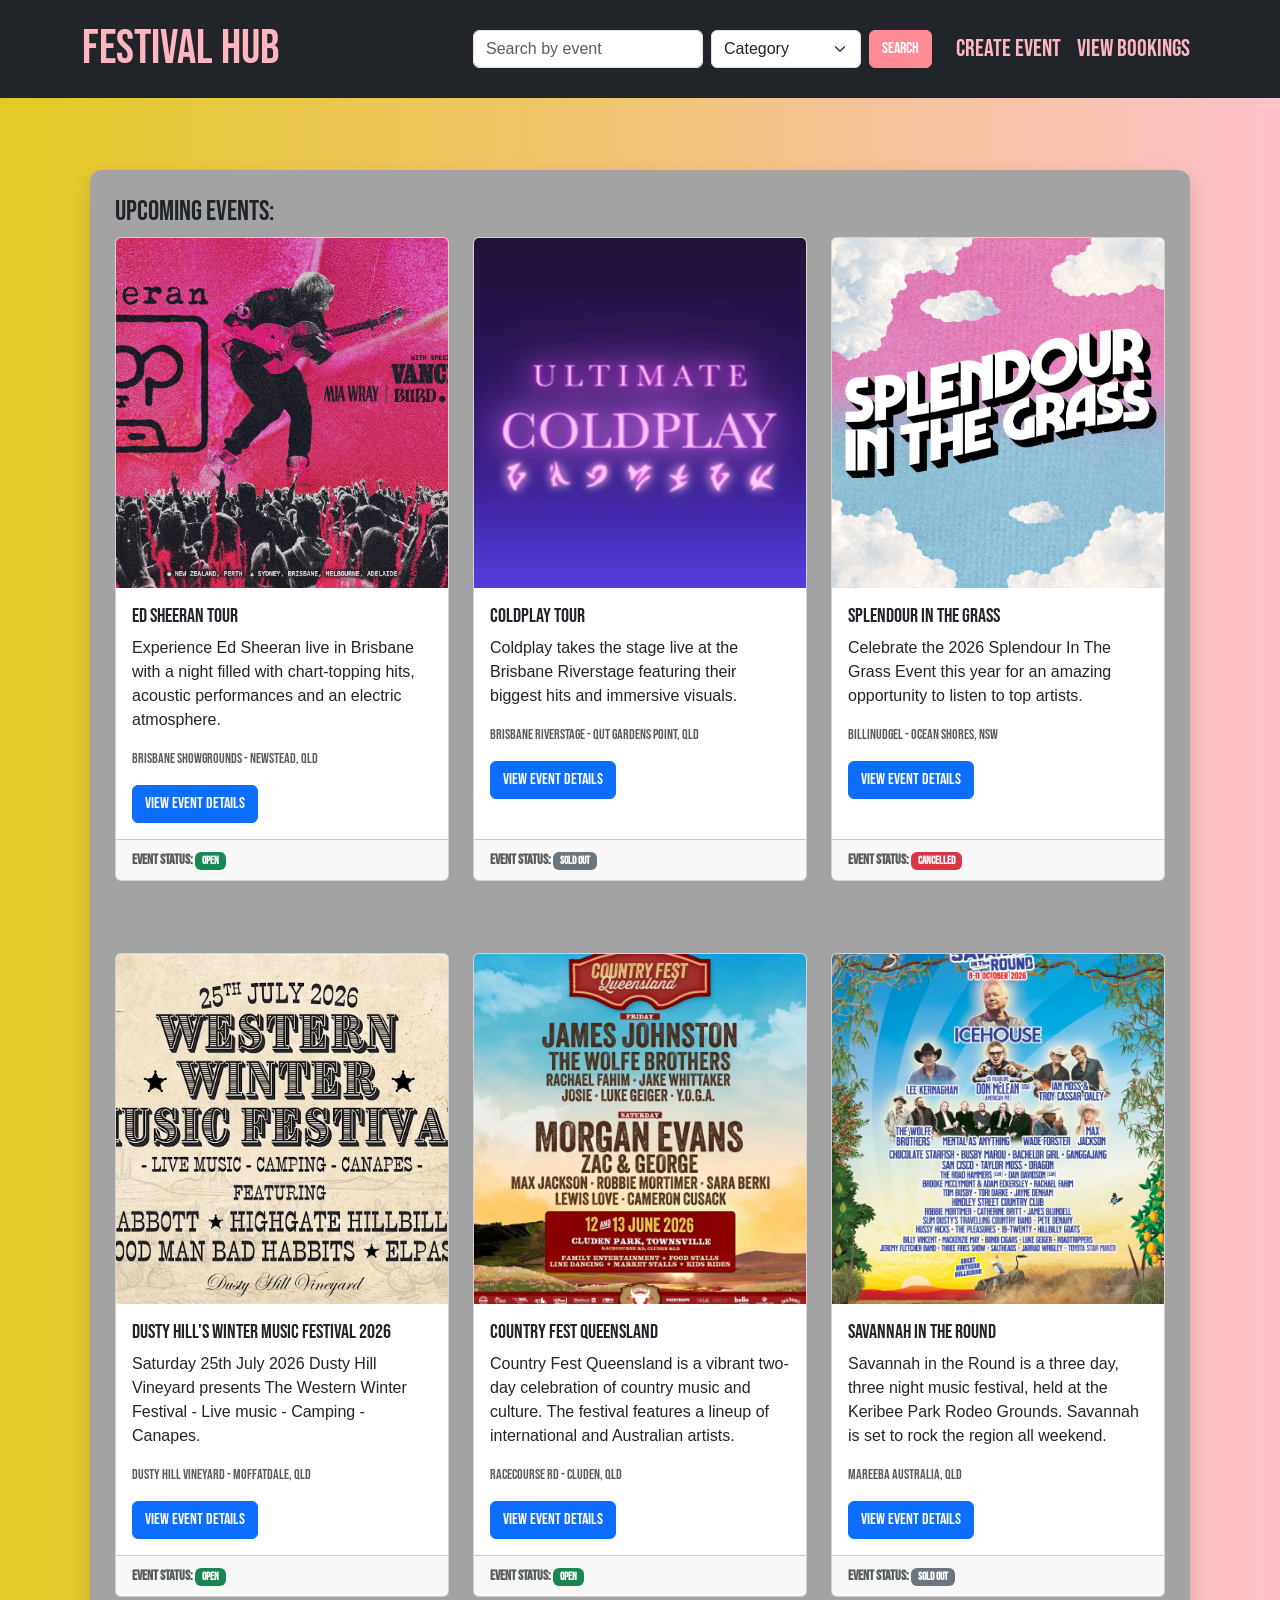
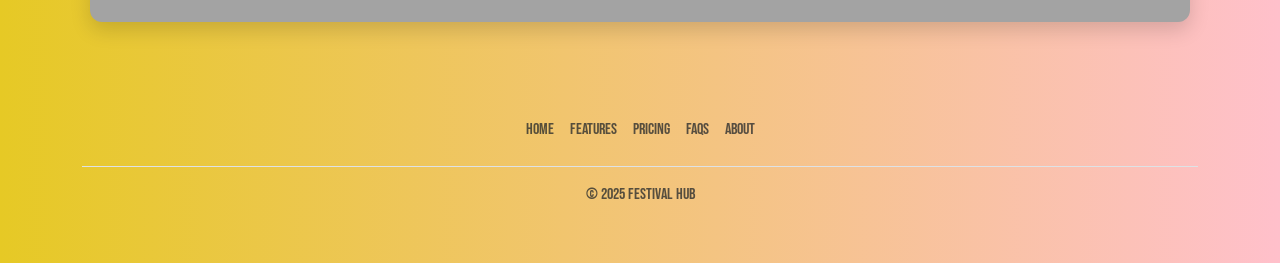
<file: Assignment 1 Front-End Prototype/static/index.html>
<!DOCTYPE html>
<html lang="en">
  <head>
    <meta charset="utf-8" />
    <meta name="viewport" content="width=device-width, initial-scale=1" />
    <title>Music Festival Hub</title>

    <link rel="preconnect" href="https://fonts.googleapis.com">
    <link rel="preconnect" href="https://fonts.gstatic.com" crossorigin>
    <link href="https://fonts.googleapis.com/css2?family=Bebas+Neue&display=swap" rel="stylesheet">

    <link
      href="https://cdn.jsdelivr.net/npm/bootstrap@5.3.8/dist/css/bootstrap.min.css"
      rel="stylesheet"
      integrity="sha384-sRIl4kxILFvY47J16cr9ZwB07vP4J8+LH7qKQnuqkuIAvNWLzeN8tE5YBujZqJLB"
      crossorigin="anonymous"
    />
    <link rel="stylesheet" href="style/style.css" />
  </head>

  <body>

    <!-- Navbar -->
    <header>
      <div class="mb-4">
        <nav class="navbar navbar-expand-lg navbar-dark custom-navbar bg-dark">
          <div class="container">
            <a class="navbar-brand custom-brand" href="index.html">Festival Hub</a>
            <div class="d-flex align-items-center ms-auto">
              <form class="d-flex gap-2 me-3">
                <input
                  type="text"
                  id="search"
                  class="form-control"
                  placeholder="Search by event"
                  style="width: 230px"
                />

                <select class="form-select" style="width: 150px">
                  <option selected>Category</option>
                  <option>Rock</option>
                  <option>EDM</option>
                  <option>Jazz</option>
                  <option>Pop</option>
                  <option>Country</option>
                </select>

                <button class="btn btn-outline-light custom-search-btn">Search</button>
              </form>
            </div>

            <ul class="navbar-nav">
              <li class="nav-item">
                <a class="nav-link" href="create-festival.html">Create Event</a>
              </li>
              <li class="nav-item">
                <a class="nav-link" href="view-bookings.html">View Bookings</a>
              </li>
            </ul>
          </div>
        </nav>
      </div>
    </header>

    <main>

      <!-- Container for the event cards -->
      <div class="container py-5">

        <div class="event-form">
          

          <h3>Upcoming events:</h3>

          <!-- Row 1 Festival Cards -->
          <div class="row justify-content-center row-cols-1 row-cols-md-3 g-4">

            <!-- Card 1 -->
            <div class="col">
              <div class="card h-100">
                <img src="img/edsheeran.jpg" class="card-img-top" />
                <div class="card-body">
                  <h5 class="card-title">Ed Sheeran Tour</h5>
                  <p class="card-text">
                    Experience Ed Sheeran live in Brisbane with a night filled with chart-topping hits,
                    acoustic performances and an electric atmosphere.
                  </p>
                  <p class="text-muted small mt-2">
                    Brisbane Showgrounds - Newstead, QLD
                  </p>
                  <a href="view-event-details.html" class="btn btn-primary">
                    View Event Details
                  </a>
                </div>
                <div class="card-footer">
                  <small class="text-body-secondary">
                    <strong>Event Status: </strong>
                    <span class="badge text-bg-success">Open</span>
                  </small>
                </div>
              </div>
            </div>

            <!-- Card 2 -->
            <div class="col">
              <div class="card h-100">
                <img src="img/coldplay.jpg" class="card-img-top" />
                <div class="card-body">
                  <h5 class="card-title">Coldplay Tour</h5>
                  <p class="card-text">
                    Coldplay takes the stage live at the Brisbane Riverstage featuring their biggest hits and immersive
                    visuals.
                  </p>
                  <p class="text-muted small mt-2">
                    Brisbane Riverstage - QUT Gardens Point, QLD
                  </p>
                  <a href="view-event-details.html" class="btn btn-primary">View Event Details</a>
                </div>
                <div class="card-footer">
                  <small class="text-body-secondary"><strong>Event Status: </strong>
                    <span class="badge text-bg-secondary">Sold Out</span>
                  </small>
                </div>
              </div>
            </div>

            <!-- Card 3 -->
            <div class="col">
              <div class="card h-100">
                <img src="img/splendour-in-the-grass.jpg" class="card-img-top" />
                <div class="card-body">
                  <h5 class="card-title">Splendour In The Grass</h5>
                  <p class="card-text">
                    Celebrate the 2026 Splendour In The Grass Event this year for
                    an amazing opportunity to listen to top artists.
                  </p>
                  <p class="text-muted small mt-2">
                    Billinudgel - Ocean Shores, NSW
                  </p>
                  <a href="view-event-details.html" class="btn btn-primary">View Event Details</a>
                </div>
                <div class="card-footer">
                  <small class="text-body-secondary">
                    <strong>Event Status: </strong>
                    <span class="badge text-bg-danger">Cancelled</span>
                  </small>
                </div>
              </div>
            </div>
          </div>

          <!-- Row 2 Festival Cards -->
          <div class="row justify-content-center row-cols-1 row-cols-md-3 g-4 mt-5">

            <!-- Card 4 -->
            <div class="col">
              <div class="card h-100">
                <img src="img/dusty-hill.jpg" class="card-img-top" />
                <div class="card-body">
                  <h5 class="card-title">Dusty Hill's Winter Music Festival 2026</h5>
                  <p class="card-text">
                    Saturday 25th July 2026 Dusty Hill Vineyard presents The Western Winter Festival - Live
                    music - Camping - Canapes.
                  </p>
                  <p class="text-muted small mt-2">
                    Dusty Hill Vineyard - Moffatdale, QLD
                  </p>
                  <a href="view-event-details.html" class="btn btn-primary">View Event Details</a>
                </div>
                <div class="card-footer">
                  <small class="text-body-secondary">
                    <strong>Event Status: </strong>
                    <span class="badge text-bg-success">Open</span>
                  </small>
                </div>
              </div>
            </div>

            <!-- Card 5 -->
            <div class="col">
              <div class="card h-100">
                <img src="img/country-fest-queensland-2026.jpg" class="card-img-top" />
                <div class="card-body">
                  <h5 class="card-title">Country Fest Queensland</h5>
                  <p class="card-text">
                    Country Fest Queensland is a vibrant two-day celebration of country music and culture.
                    The festival features a lineup of international and Australian artists.
                  </p>
                  <p class="text-muted small mt-2">
                    Racecourse Rd - Cluden, QLD
                  </p>
                  <a href="view-event-details.html" class="btn btn-primary">
                    View Event Details
                  </a>
                </div>
                <div class="card-footer">
                  <small class="text-body-secondary">
                    <strong>Event Status: </strong>
                    <span class="badge text-bg-success">Open</span>
                  </small>
                </div>
              </div>
            </div>

            <!-- Card 6 -->
            <div class="col">
              <div class="card h-100">
                <img src="img/savannah-in-the-round-2026.jpg" class="card-img-top" />
                <div class="card-body">
                  <h5 class="card-title">Savannah In The Round</h5>
                  <p class="card-text">
                    Savannah in the Round is a three day, three night music festival,
                    held at the Keribee Park Rodeo Grounds. Savannah is set to rock the
                    region all weekend.
                  </p>
                  <p class="text-muted small mt-2">
                    Mareeba Australia, QLD
                  </p>
                  <a href="view-event-details.html" class="btn btn-primary">
                    View Event Details
                  </a>
                </div>
                <div class="card-footer">
                  <small class="text-body-secondary">
                    <strong>Event Status: </strong>
                    <span class="badge text-bg-secondary">Sold Out</span>
                  </small>
                </div>
              </div>
            </div>
          </div>
        </div>
      </div>
    </main>

    <footer>
		<svg xmlns="http://www.w3.org/2000/svg" class="d-none"> <symbol id="bootstrap" viewBox="0 0 118 94"> <title>Bootstrap</title> <path fill-rule="evenodd" clip-rule="evenodd" d="M24.509 0c-6.733 0-11.715 5.893-11.492 12.284.214 6.14-.064 14.092-2.066 20.577C8.943 39.365 5.547 43.485 0 44.014v5.972c5.547.529 8.943 4.649 10.951 11.153 2.002 6.485 2.28 14.437 2.066 20.577C12.794 88.106 17.776 94 24.51 94H93.5c6.733 0 11.714-5.893 11.491-12.284-.214-6.14.064-14.092 2.066-20.577 2.009-6.504 5.396-10.624 10.943-11.153v-5.972c-5.547-.529-8.934-4.649-10.943-11.153-2.002-6.484-2.28-14.437-2.066-20.577C105.214 5.894 100.233 0 93.5 0H24.508zM80 57.863C80 66.663 73.436 72 62.543 72H44a2 2 0 01-2-2V24a2 2 0 012-2h18.437c9.083 0 15.044 4.92 15.044 12.474 0 5.302-4.01 10.049-9.119 10.88v.277C75.317 46.394 80 51.21 80 57.863zM60.521 28.34H49.948v14.934h8.905c6.884 0 10.68-2.772 10.68-7.727 0-4.643-3.264-7.207-9.012-7.207zM49.948 49.2v16.458H60.91c7.167 0 10.964-2.876 10.964-8.281 0-5.406-3.903-8.178-11.425-8.178H49.948z"></path> </symbol> <symbol id="facebook" viewBox="0 0 16 16"> <path d="M16 8.049c0-4.446-3.582-8.05-8-8.05C3.58 0-.002 3.603-.002 8.05c0 4.017 2.926 7.347 6.75 7.951v-5.625h-2.03V8.05H6.75V6.275c0-2.017 1.195-3.131 3.022-3.131.876 0 1.791.157 1.791.157v1.98h-1.009c-.993 0-1.303.621-1.303 1.258v1.51h2.218l-.354 2.326H9.25V16c3.824-.604 6.75-3.934 6.75-7.951z"></path> </symbol> <symbol id="instagram" viewBox="0 0 16 16"> <path d="M8 0C5.829 0 5.556.01 4.703.048 3.85.088 3.269.222 2.76.42a3.917 3.917 0 0 0-1.417.923A3.927 3.927 0 0 0 .42 2.76C.222 3.268.087 3.85.048 4.7.01 5.555 0 5.827 0 8.001c0 2.172.01 2.444.048 3.297.04.852.174 1.433.372 1.942.205.526.478.972.923 1.417.444.445.89.719 1.416.923.51.198 1.09.333 1.942.372C5.555 15.99 5.827 16 8 16s2.444-.01 3.298-.048c.851-.04 1.434-.174 1.943-.372a3.916 3.916 0 0 0 1.416-.923c.445-.445.718-.891.923-1.417.197-.509.332-1.09.372-1.942C15.99 10.445 16 10.173 16 8s-.01-2.445-.048-3.299c-.04-.851-.175-1.433-.372-1.941a3.926 3.926 0 0 0-.923-1.417A3.911 3.911 0 0 0 13.24.42c-.51-.198-1.092-.333-1.943-.372C10.443.01 10.172 0 7.998 0h.003zm-.717 1.442h.718c2.136 0 2.389.007 3.232.046.78.035 1.204.166 1.486.275.373.145.64.319.92.599.28.28.453.546.598.92.11.281.24.705.275 1.485.039.843.047 1.096.047 3.231s-.008 2.389-.047 3.232c-.035.78-.166 1.203-.275 1.485a2.47 2.47 0 0 1-.599.919c-.28.28-.546.453-.92.598-.28.11-.704.24-1.485.276-.843.038-1.096.047-3.232.047s-2.39-.009-3.233-.047c-.78-.036-1.203-.166-1.485-.276a2.478 2.478 0 0 1-.92-.598 2.48 2.48 0 0 1-.6-.92c-.109-.281-.24-.705-.275-1.485-.038-.843-.046-1.096-.046-3.233 0-2.136.008-2.388.046-3.231.036-.78.166-1.204.276-1.486.145-.373.319-.64.599-.92.28-.28.546-.453.92-.598.282-.11.705-.24 1.485-.276.738-.034 1.024-.044 2.515-.045v.002zm4.988 1.328a.96.96 0 1 0 0 1.92.96.96 0 0 0 0-1.92zm-4.27 1.122a4.109 4.109 0 1 0 0 8.217 4.109 4.109 0 0 0 0-8.217zm0 1.441a2.667 2.667 0 1 1 0 5.334 2.667 2.667 0 0 1 0-5.334z"></path> </symbol> </svg>
		
		<div class="container bg-body-primary"> <footer class="py-3 my-4"> <ul class="nav justify-content-center border-bottom pb-3 mb-3"> <li class="nav-item"><a href="#" class="nav-link px-2 text-body-secondary">Home</a></li> <li class="nav-item"><a href="#" class="nav-link px-2 text-body-secondary">Features</a></li> <li class="nav-item"><a href="#" class="nav-link px-2 text-body-secondary">Pricing</a></li> <li class="nav-item"><a href="#" class="nav-link px-2 text-body-secondary">FAQs</a></li> <li class="nav-item"><a href="#" class="nav-link px-2 text-body-secondary">About</a></li> </ul> <p class="text-center text-body-secondary">© 2025 Festival Hub</p> </footer> </div>
    </footer>

    <script
      src="https://cdn.jsdelivr.net/npm/bootstrap@5.3.8/dist/js/bootstrap.bundle.min.js"
      integrity="sha384-FKyoEForCGlyvwx9Hj09JcYn3nv7wiPVlz7YYwJrWVcXK/BmnVDxM+D2scQbITxI"
      crossorigin="anonymous">
    </script>

  </body>
</html>
</file>
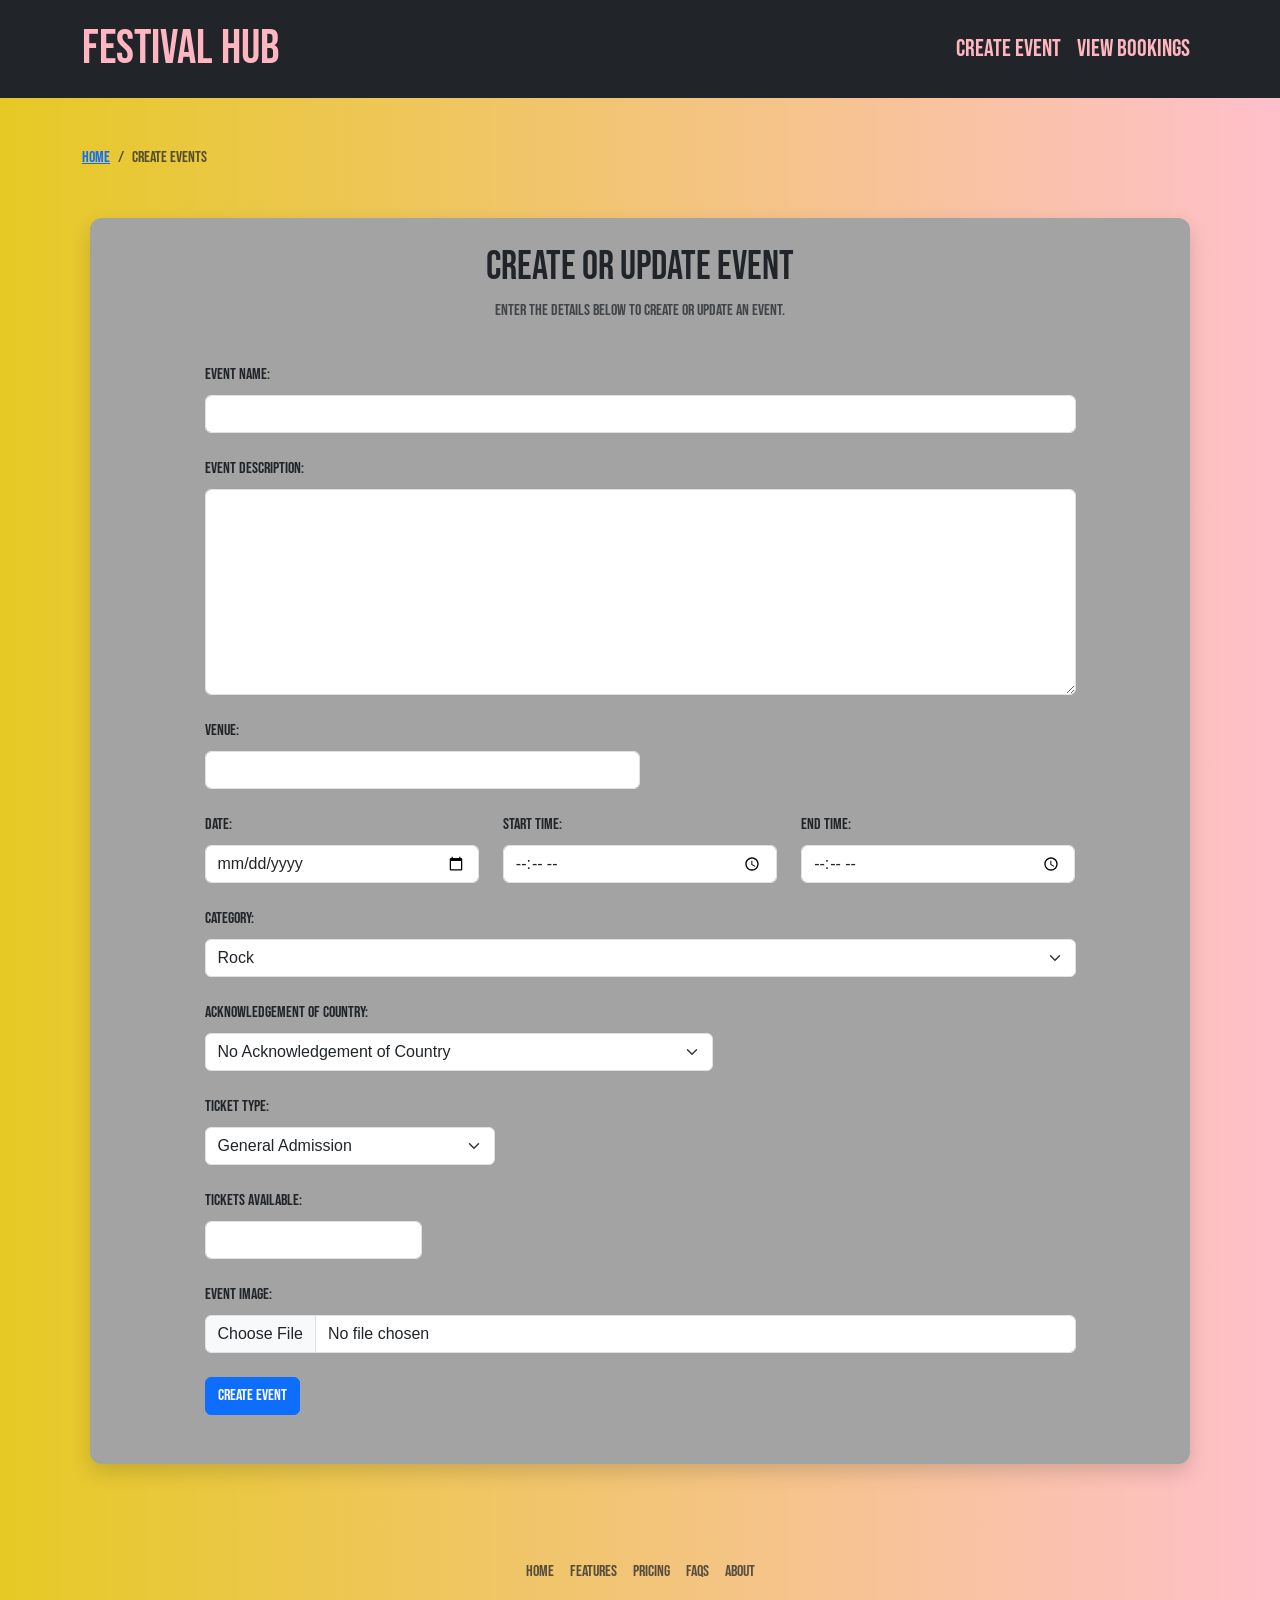
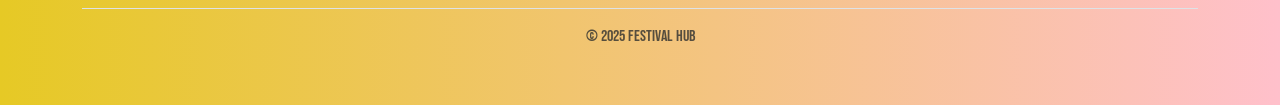
<file: Assignment 1 Front-End Prototype/static/create-festival.html>
<!DOCTYPE html>
<html lang="en">
  <head>
    <meta charset="utf-8" />
    <meta name="viewport" content="width=device-width, initial-scale=1" />

    <!-- Tab Name -->
    <title>Create or Update Event</title>

    <link rel="preconnect" href="https://fonts.googleapis.com">
    <link rel="preconnect" href="https://fonts.gstatic.com" crossorigin>
    <link href="https://fonts.googleapis.com/css2?family=Bebas+Neue&display=swap" rel="stylesheet">
    
    <link
      href="https://cdn.jsdelivr.net/npm/bootstrap@5.3.8/dist/css/bootstrap.min.css"
      rel="stylesheet"
      integrity="sha384-sRIl4kxILFvY47J16cr9ZwB07vP4J8+LH7qKQnuqkuIAvNWLzeN8tE5YBujZqJLB"
      crossorigin="anonymous"
    />
    <link rel="stylesheet" href="style/style.css" />
  </head>
  <body>
    <header>
      <!-- Navbar -->
      <nav class="navbar navbar-expand-lg navbar-dark custom-navbar bg-dark">
        <div class="container">
          <a class="navbar-brand custom-brand" href="index.html">Festival Hub</a>
          <ul class="navbar-nav ms-auto">
            <li class="nav-item">
              <a class="nav-link" href="create-festival.html">Create Event</a>
            </li>
            <li class="nav-item">
              <a class="nav-link" href="view-bookings.html">View Bookings</a>
            </li>
          </ul>
        </div>
      </nav>
    </header>

    <main class="py-5">
      
      <!-- Create or Update Event Details Form-->
      <div class="container">

        <nav aria-label="breadcrumb">
          <ol class="breadcrumb">
            <li class="breadcrumb-item"><a href="index.html">Home</a></li>
            <li class="breadcrumb-item active" aria-current="page">Create Events</li>
          </ol>
        </nav>

        <div class="event-form mt-5">
          <div class="row justify-content-center">
            <h1 class="text-center">Create or Update Event</h1>
            <p class="text-center text-muted">
              Enter the details below to create or update an event.
            </p>
            <div class="col-lg-10 col-md-12">
              <form>
                <div class="mt-4 mb-4">
                  <label class="form-label">Event Name:</label>
                  <input type="text" class="form-control" />
                </div>

                <div class="mt-4 mb-4">
                  <label class="form-label">Event Description:</label>
                  <textarea
                    type="text"
                    class="form-control"
                    rows="8"
                  ></textarea>
                </div>

                <div class="mb-4 col-md-6">
                  <label class="form-label">Venue:</label>
                  <input type="text" class="form-control" />
                </div>

                <div class="row">
                  <div class="mb-4 col-md-4">
                    <label class="form-label">Date:</label>
                    <input type="date" class="form-control" />
                  </div>

                  <div class="mb-4 col-md-4">
                    <label class="form-label">Start Time:</label>
                    <input type="time" class="form-control" />
                  </div>

                  <div class="mb-4 col-md-4">
                    <label class="form-label">End Time:</label>
                    <input type="time" class="form-control" />
                  </div>
                </div>

                <div class="mb-4">
                  <label class="form-label">Category:</label>
                  <select class="form-select" placeholder="Select Category">
                    <option>Rock</option>
                    <option>EDM</option>
                    <option>Jazz</option>
                    <option>Pop</option>
                    <option>Country</option>
                  </select>
                </div>

                <div class="mb-4 col-md-7">
                  <label class="form-label">Acknowledgement of Country:</label>
                  <select class="form-select">
                    <option>No Acknowledgement of Country</option>
                    <option>Acknowledgement of Country: generic</option>
                    <option>Acknowledgement of Country: enhanced</option>
                  </select>
                </div>

                <div class="mb-4 col-md-4">
                  <label class="form-label">Ticket Type:</label>
                  <select class="form-select">
                    <option>General Admission</option>
                    <option>VIP</option>
                  </select>
                </div>

                <div class="mb-4 col-md-3">
                  <label class="form-label">Tickets Available:</label>
                  <input type="number" class="form-control" />
                </div>

                <div class="mb-4">
                  <label class="form-label">Event Image:</label>
                  <input type="file" class="form-control" />
                </div>

                <button class="btn btn-primary mb-4">Create Event</button>
              </form>
            </div>
          </div>
        </div>
      </div>
    </main>

    <footer>
		<svg xmlns="http://www.w3.org/2000/svg" class="d-none"> <symbol id="bootstrap" viewBox="0 0 118 94"> <title>Bootstrap</title> <path fill-rule="evenodd" clip-rule="evenodd" d="M24.509 0c-6.733 0-11.715 5.893-11.492 12.284.214 6.14-.064 14.092-2.066 20.577C8.943 39.365 5.547 43.485 0 44.014v5.972c5.547.529 8.943 4.649 10.951 11.153 2.002 6.485 2.28 14.437 2.066 20.577C12.794 88.106 17.776 94 24.51 94H93.5c6.733 0 11.714-5.893 11.491-12.284-.214-6.14.064-14.092 2.066-20.577 2.009-6.504 5.396-10.624 10.943-11.153v-5.972c-5.547-.529-8.934-4.649-10.943-11.153-2.002-6.484-2.28-14.437-2.066-20.577C105.214 5.894 100.233 0 93.5 0H24.508zM80 57.863C80 66.663 73.436 72 62.543 72H44a2 2 0 01-2-2V24a2 2 0 012-2h18.437c9.083 0 15.044 4.92 15.044 12.474 0 5.302-4.01 10.049-9.119 10.88v.277C75.317 46.394 80 51.21 80 57.863zM60.521 28.34H49.948v14.934h8.905c6.884 0 10.68-2.772 10.68-7.727 0-4.643-3.264-7.207-9.012-7.207zM49.948 49.2v16.458H60.91c7.167 0 10.964-2.876 10.964-8.281 0-5.406-3.903-8.178-11.425-8.178H49.948z"></path> </symbol> <symbol id="facebook" viewBox="0 0 16 16"> <path d="M16 8.049c0-4.446-3.582-8.05-8-8.05C3.58 0-.002 3.603-.002 8.05c0 4.017 2.926 7.347 6.75 7.951v-5.625h-2.03V8.05H6.75V6.275c0-2.017 1.195-3.131 3.022-3.131.876 0 1.791.157 1.791.157v1.98h-1.009c-.993 0-1.303.621-1.303 1.258v1.51h2.218l-.354 2.326H9.25V16c3.824-.604 6.75-3.934 6.75-7.951z"></path> </symbol> <symbol id="instagram" viewBox="0 0 16 16"> <path d="M8 0C5.829 0 5.556.01 4.703.048 3.85.088 3.269.222 2.76.42a3.917 3.917 0 0 0-1.417.923A3.927 3.927 0 0 0 .42 2.76C.222 3.268.087 3.85.048 4.7.01 5.555 0 5.827 0 8.001c0 2.172.01 2.444.048 3.297.04.852.174 1.433.372 1.942.205.526.478.972.923 1.417.444.445.89.719 1.416.923.51.198 1.09.333 1.942.372C5.555 15.99 5.827 16 8 16s2.444-.01 3.298-.048c.851-.04 1.434-.174 1.943-.372a3.916 3.916 0 0 0 1.416-.923c.445-.445.718-.891.923-1.417.197-.509.332-1.09.372-1.942C15.99 10.445 16 10.173 16 8s-.01-2.445-.048-3.299c-.04-.851-.175-1.433-.372-1.941a3.926 3.926 0 0 0-.923-1.417A3.911 3.911 0 0 0 13.24.42c-.51-.198-1.092-.333-1.943-.372C10.443.01 10.172 0 7.998 0h.003zm-.717 1.442h.718c2.136 0 2.389.007 3.232.046.78.035 1.204.166 1.486.275.373.145.64.319.92.599.28.28.453.546.598.92.11.281.24.705.275 1.485.039.843.047 1.096.047 3.231s-.008 2.389-.047 3.232c-.035.78-.166 1.203-.275 1.485a2.47 2.47 0 0 1-.599.919c-.28.28-.546.453-.92.598-.28.11-.704.24-1.485.276-.843.038-1.096.047-3.232.047s-2.39-.009-3.233-.047c-.78-.036-1.203-.166-1.485-.276a2.478 2.478 0 0 1-.92-.598 2.48 2.48 0 0 1-.6-.92c-.109-.281-.24-.705-.275-1.485-.038-.843-.046-1.096-.046-3.233 0-2.136.008-2.388.046-3.231.036-.78.166-1.204.276-1.486.145-.373.319-.64.599-.92.28-.28.546-.453.92-.598.282-.11.705-.24 1.485-.276.738-.034 1.024-.044 2.515-.045v.002zm4.988 1.328a.96.96 0 1 0 0 1.92.96.96 0 0 0 0-1.92zm-4.27 1.122a4.109 4.109 0 1 0 0 8.217 4.109 4.109 0 0 0 0-8.217zm0 1.441a2.667 2.667 0 1 1 0 5.334 2.667 2.667 0 0 1 0-5.334z"></path> </symbol> </svg>
		
		<div class="container bg-body-primary"> <footer class="py-3 my-4"> <ul class="nav justify-content-center border-bottom pb-3 mb-3"> <li class="nav-item"><a href="#" class="nav-link px-2 text-body-secondary">Home</a></li> <li class="nav-item"><a href="#" class="nav-link px-2 text-body-secondary">Features</a></li> <li class="nav-item"><a href="#" class="nav-link px-2 text-body-secondary">Pricing</a></li> <li class="nav-item"><a href="#" class="nav-link px-2 text-body-secondary">FAQs</a></li> <li class="nav-item"><a href="#" class="nav-link px-2 text-body-secondary">About</a></li> </ul> <p class="text-center text-body-secondary">© 2025 Festival Hub</p> </footer> </div>
    </footer>
    
    <script src="https://cdn.jsdelivr.net/npm/bootstrap@5.3.8/dist/js/bootstrap.bundle.min.js" integrity="sha384-FKyoEForCGlyvwx9Hj09JcYn3nv7wiPVlz7YYwJrWVcXK/BmnVDxM+D2scQbITxI" crossorigin="anonymous"></script>
  </body>
</html>
</file>
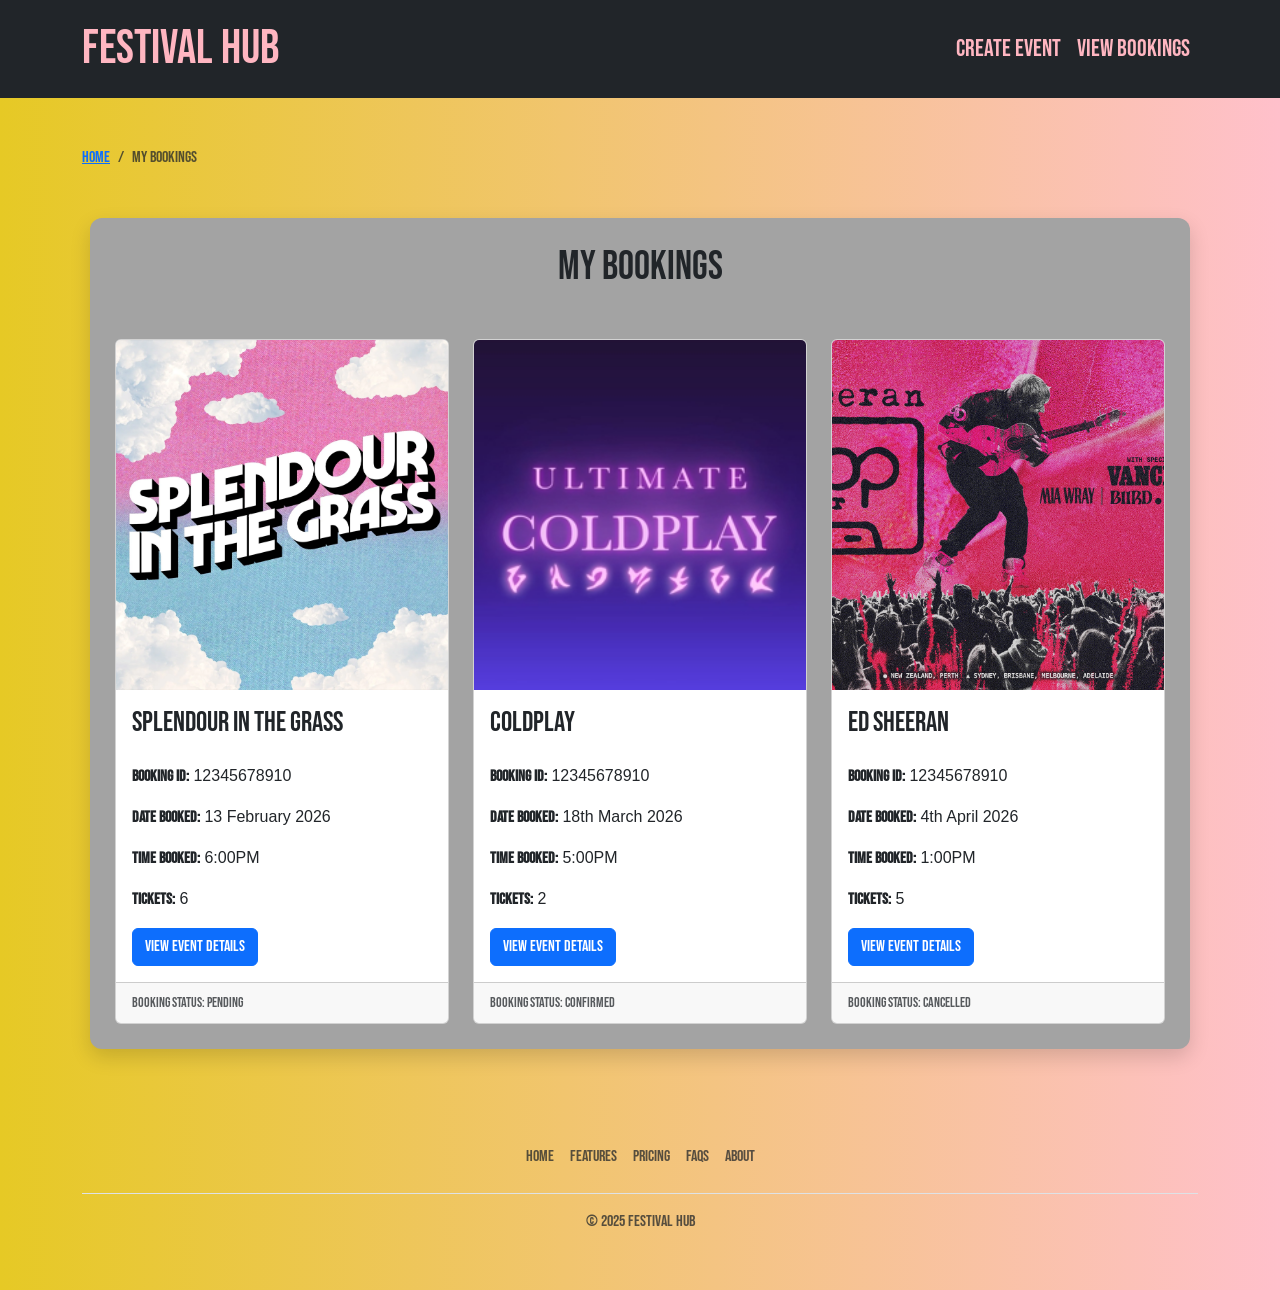
<file: Assignment 1 Front-End Prototype/static/view-bookings.html>
<!doctype html>
<html lang="en">
  <head>
    <meta charset="utf-8">
    <meta name="viewport" content="width=device-width, initial-scale=1">
    <title>My Bookings</title>

    <link rel="preconnect" href="https://fonts.googleapis.com">
    <link rel="preconnect" href="https://fonts.gstatic.com" crossorigin>
    <link href="https://fonts.googleapis.com/css2?family=Bebas+Neue&display=swap" rel="stylesheet">
    
    <link href="https://cdn.jsdelivr.net/npm/bootstrap@5.3.8/dist/css/bootstrap.min.css" rel="stylesheet" integrity="sha384-sRIl4kxILFvY47J16cr9ZwB07vP4J8+LH7qKQnuqkuIAvNWLzeN8tE5YBujZqJLB" crossorigin="anonymous">
    <link rel="stylesheet" href="style/style.css">
  </head>
  
  <body>
    <header>

      <!-- Navbar -->
      <nav class="navbar navbar-expand-lg navbar-dark custom-navbar bg-dark">
        <div class="container">
          <a class="navbar-brand custom-brand" href="index.html">Festival Hub</a>
          <ul class="navbar-nav">
            <li class="nav-item">
            <a class="nav-link" href="create-festival.html">Create Event</a>
            </li>
            <li class="nav-item">
            <a class="nav-link" href="view-bookings.html">View Bookings</a>
            </li>
          </ul>
        </div>
      </nav>
    </header>

    <!-- View Bookings Title -->
    <main class="py-5">

      <!-- Centers All Cards -->
        <div class="container">

          <nav aria-label="breadcrumb">
            <ol class="breadcrumb">
              <li class="breadcrumb-item"><a href="index.html">Home</a></li>
              <li class="breadcrumb-item active" aria-current="page">My Bookings</li>
            </ol>
          </nav>

          <div class="event-form mt-5">
            <h1 class="text-center mb-5">My Bookings</h1>
            <div class="row justify-content-center row-cols-1 row-cols-md-3 g-4">

              <!-- Card 1 -->
              <div class="col">
                <div class="card h-100">
                  <img src="img/splendour-in-the-grass.jpg" class="card-img-top">
                  <div class="card-body">
                    <h3 class="card-title mb-4">Splendour in the Grass</h3>
                    <p class="card-text"><strong>Booking ID:</strong> 12345678910</p>
                    <p class="card-text"><strong>Date Booked:</strong> 13 February 2026</p>
                    <p class="card-text"><strong>Time Booked:</strong> 6:00PM</p>
                    <p class="card-text"><strong>Tickets:</strong> 6</p>
                    <a href="view-event-details.html" class="btn btn-primary">View Event Details</a>
                  </div>
                  <div class="card-footer">
                    <small class="text-body-secondary">Booking Status: Pending</small>
                  </div>
                </div>
              </div>

              <!-- Card 2 -->
              <div class="col">
                <div class="card h-100">
                  <img src="img/coldplay.jpg" class="card-img-top">
                  <div class="card-body">
                    <h3 class="card-title mb-4">Coldplay</h3>
                    <p class="card-text"><strong>Booking ID:</strong> 12345678910</p>
                    <p class="card-text"><strong>Date Booked:</strong> 18th March 2026</p>
                    <p class="card-text"><strong>Time Booked:</strong> 5:00PM</p>
                    <p class="card-text"><strong>Tickets:</strong> 2</p>
                    <a href="view-event-details.html" class="btn btn-primary">View Event Details</a>
                  </div>
                  <div class="card-footer">
                    <small class="text-body-secondary">Booking Status: Confirmed</small>
                  </div>
                </div>
              </div>

              <!-- Card 3 -->
              <div class="col">
                <div class="card h-100">
                  <img src="img/edsheeran.jpg" class="card-img-top">
                  <div class="card-body">
                    <h3 class="card-title mb-4">Ed Sheeran</h3>
                    <p class="card-text"><strong>Booking ID:</strong> 12345678910</p>
                    <p class="card-text"><strong>Date Booked:</strong> 4th April 2026</p>
                    <p class="card-text"><strong>Time Booked:</strong> 1:00PM</p>
                    <p class="card-text"><strong>Tickets:</strong> 5</p>
                    <a href="view-event-details.html" class="btn btn-primary">View Event Details</a>
                  </div>
                  <div class="card-footer">
                    <small class="text-body-secondary">Booking Status: Cancelled</small>
                  </div>
                </div>
              </div>
            </div>
          </div>
        </div>
    </main>

    <footer>
		<svg xmlns="http://www.w3.org/2000/svg" class="d-none"> <symbol id="bootstrap" viewBox="0 0 118 94"> <title>Bootstrap</title> <path fill-rule="evenodd" clip-rule="evenodd" d="M24.509 0c-6.733 0-11.715 5.893-11.492 12.284.214 6.14-.064 14.092-2.066 20.577C8.943 39.365 5.547 43.485 0 44.014v5.972c5.547.529 8.943 4.649 10.951 11.153 2.002 6.485 2.28 14.437 2.066 20.577C12.794 88.106 17.776 94 24.51 94H93.5c6.733 0 11.714-5.893 11.491-12.284-.214-6.14.064-14.092 2.066-20.577 2.009-6.504 5.396-10.624 10.943-11.153v-5.972c-5.547-.529-8.934-4.649-10.943-11.153-2.002-6.484-2.28-14.437-2.066-20.577C105.214 5.894 100.233 0 93.5 0H24.508zM80 57.863C80 66.663 73.436 72 62.543 72H44a2 2 0 01-2-2V24a2 2 0 012-2h18.437c9.083 0 15.044 4.92 15.044 12.474 0 5.302-4.01 10.049-9.119 10.88v.277C75.317 46.394 80 51.21 80 57.863zM60.521 28.34H49.948v14.934h8.905c6.884 0 10.68-2.772 10.68-7.727 0-4.643-3.264-7.207-9.012-7.207zM49.948 49.2v16.458H60.91c7.167 0 10.964-2.876 10.964-8.281 0-5.406-3.903-8.178-11.425-8.178H49.948z"></path> </symbol> <symbol id="facebook" viewBox="0 0 16 16"> <path d="M16 8.049c0-4.446-3.582-8.05-8-8.05C3.58 0-.002 3.603-.002 8.05c0 4.017 2.926 7.347 6.75 7.951v-5.625h-2.03V8.05H6.75V6.275c0-2.017 1.195-3.131 3.022-3.131.876 0 1.791.157 1.791.157v1.98h-1.009c-.993 0-1.303.621-1.303 1.258v1.51h2.218l-.354 2.326H9.25V16c3.824-.604 6.75-3.934 6.75-7.951z"></path> </symbol> <symbol id="instagram" viewBox="0 0 16 16"> <path d="M8 0C5.829 0 5.556.01 4.703.048 3.85.088 3.269.222 2.76.42a3.917 3.917 0 0 0-1.417.923A3.927 3.927 0 0 0 .42 2.76C.222 3.268.087 3.85.048 4.7.01 5.555 0 5.827 0 8.001c0 2.172.01 2.444.048 3.297.04.852.174 1.433.372 1.942.205.526.478.972.923 1.417.444.445.89.719 1.416.923.51.198 1.09.333 1.942.372C5.555 15.99 5.827 16 8 16s2.444-.01 3.298-.048c.851-.04 1.434-.174 1.943-.372a3.916 3.916 0 0 0 1.416-.923c.445-.445.718-.891.923-1.417.197-.509.332-1.09.372-1.942C15.99 10.445 16 10.173 16 8s-.01-2.445-.048-3.299c-.04-.851-.175-1.433-.372-1.941a3.926 3.926 0 0 0-.923-1.417A3.911 3.911 0 0 0 13.24.42c-.51-.198-1.092-.333-1.943-.372C10.443.01 10.172 0 7.998 0h.003zm-.717 1.442h.718c2.136 0 2.389.007 3.232.046.78.035 1.204.166 1.486.275.373.145.64.319.92.599.28.28.453.546.598.92.11.281.24.705.275 1.485.039.843.047 1.096.047 3.231s-.008 2.389-.047 3.232c-.035.78-.166 1.203-.275 1.485a2.47 2.47 0 0 1-.599.919c-.28.28-.546.453-.92.598-.28.11-.704.24-1.485.276-.843.038-1.096.047-3.232.047s-2.39-.009-3.233-.047c-.78-.036-1.203-.166-1.485-.276a2.478 2.478 0 0 1-.92-.598 2.48 2.48 0 0 1-.6-.92c-.109-.281-.24-.705-.275-1.485-.038-.843-.046-1.096-.046-3.233 0-2.136.008-2.388.046-3.231.036-.78.166-1.204.276-1.486.145-.373.319-.64.599-.92.28-.28.546-.453.92-.598.282-.11.705-.24 1.485-.276.738-.034 1.024-.044 2.515-.045v.002zm4.988 1.328a.96.96 0 1 0 0 1.92.96.96 0 0 0 0-1.92zm-4.27 1.122a4.109 4.109 0 1 0 0 8.217 4.109 4.109 0 0 0 0-8.217zm0 1.441a2.667 2.667 0 1 1 0 5.334 2.667 2.667 0 0 1 0-5.334z"></path> </symbol> </svg>
		
		<div class="container bg-body-primary"> <footer class="py-3 my-4"> <ul class="nav justify-content-center border-bottom pb-3 mb-3"> <li class="nav-item"><a href="#" class="nav-link px-2 text-body-secondary">Home</a></li> <li class="nav-item"><a href="#" class="nav-link px-2 text-body-secondary">Features</a></li> <li class="nav-item"><a href="#" class="nav-link px-2 text-body-secondary">Pricing</a></li> <li class="nav-item"><a href="#" class="nav-link px-2 text-body-secondary">FAQs</a></li> <li class="nav-item"><a href="#" class="nav-link px-2 text-body-secondary">About</a></li> </ul> <p class="text-center text-body-secondary">© 2025 Festival Hub</p> </footer> </div>
    </footer>
    <script src="https://cdn.jsdelivr.net/npm/bootstrap@5.3.8/dist/js/bootstrap.bundle.min.js" integrity="sha384-FKyoEForCGlyvwx9Hj09JcYn3nv7wiPVlz7YYwJrWVcXK/BmnVDxM+D2scQbITxI" crossorigin="anonymous"></script>
  </body>
</html>
</file>
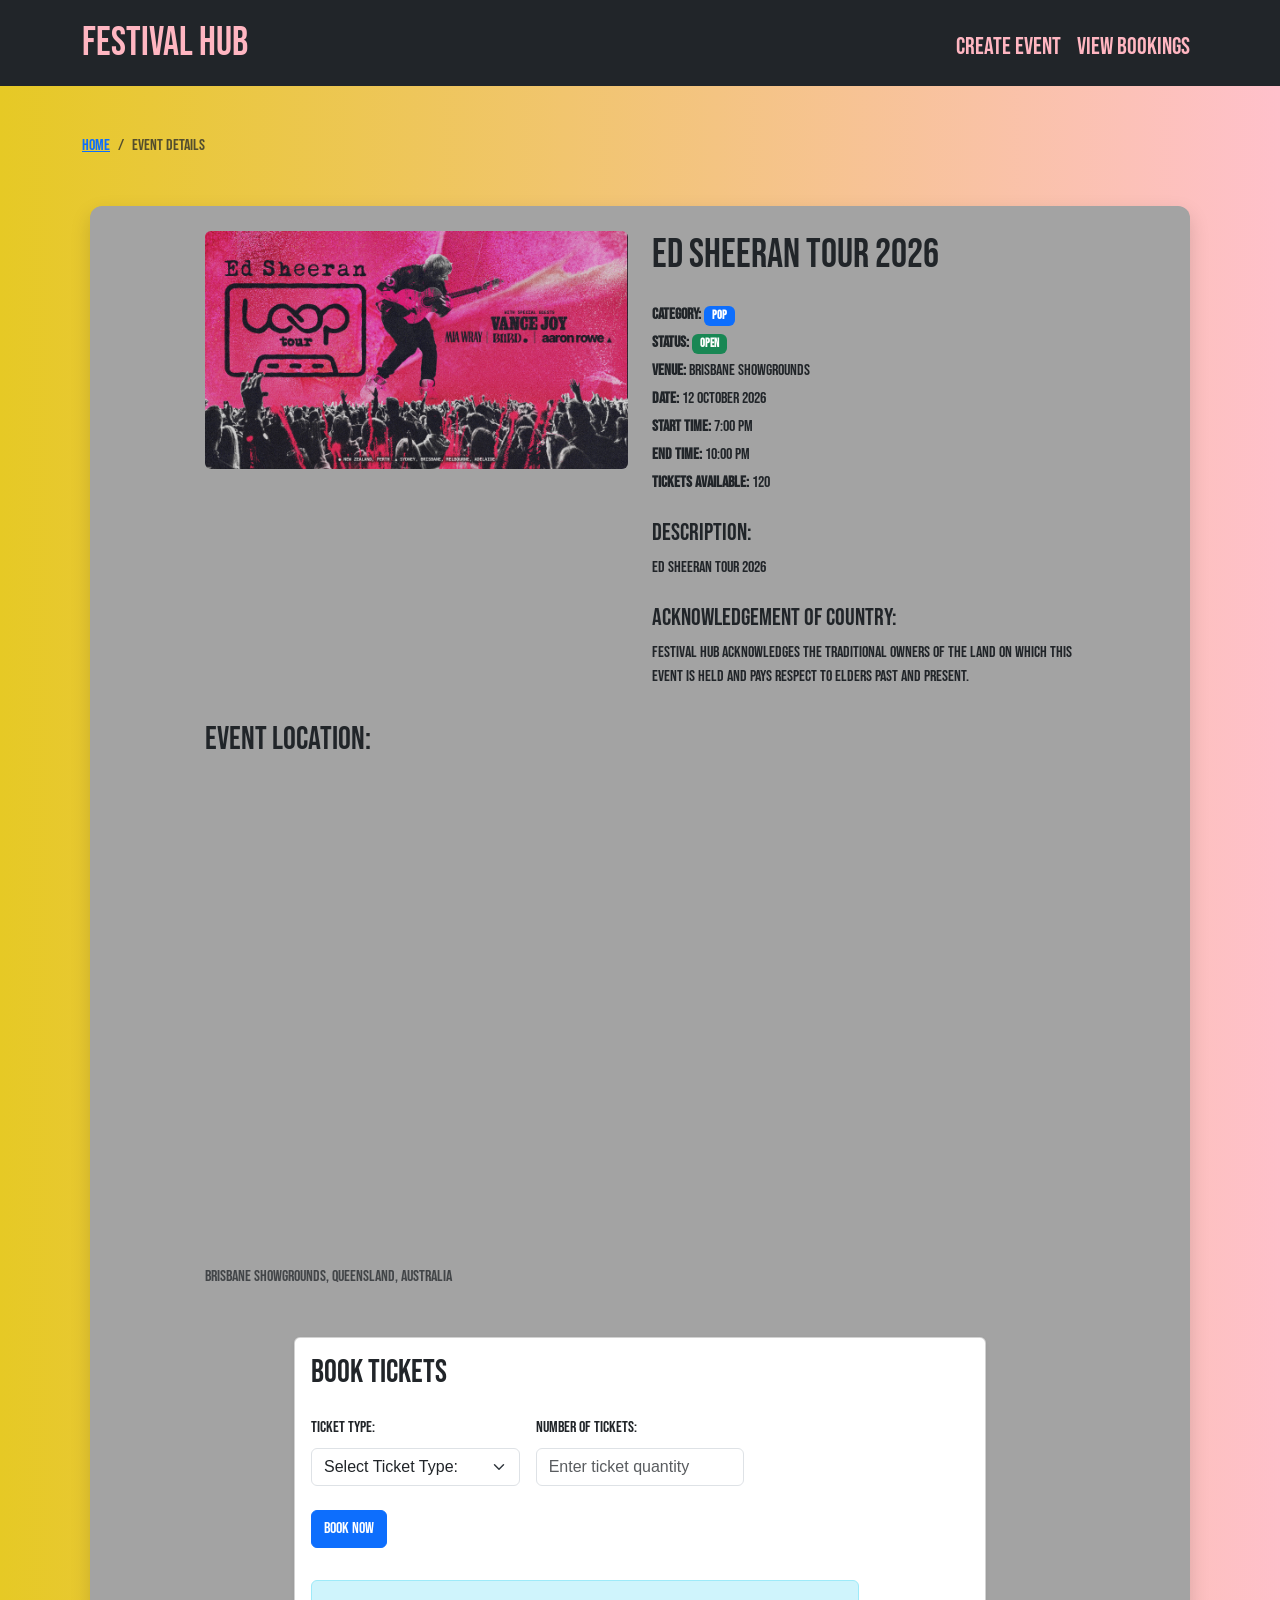
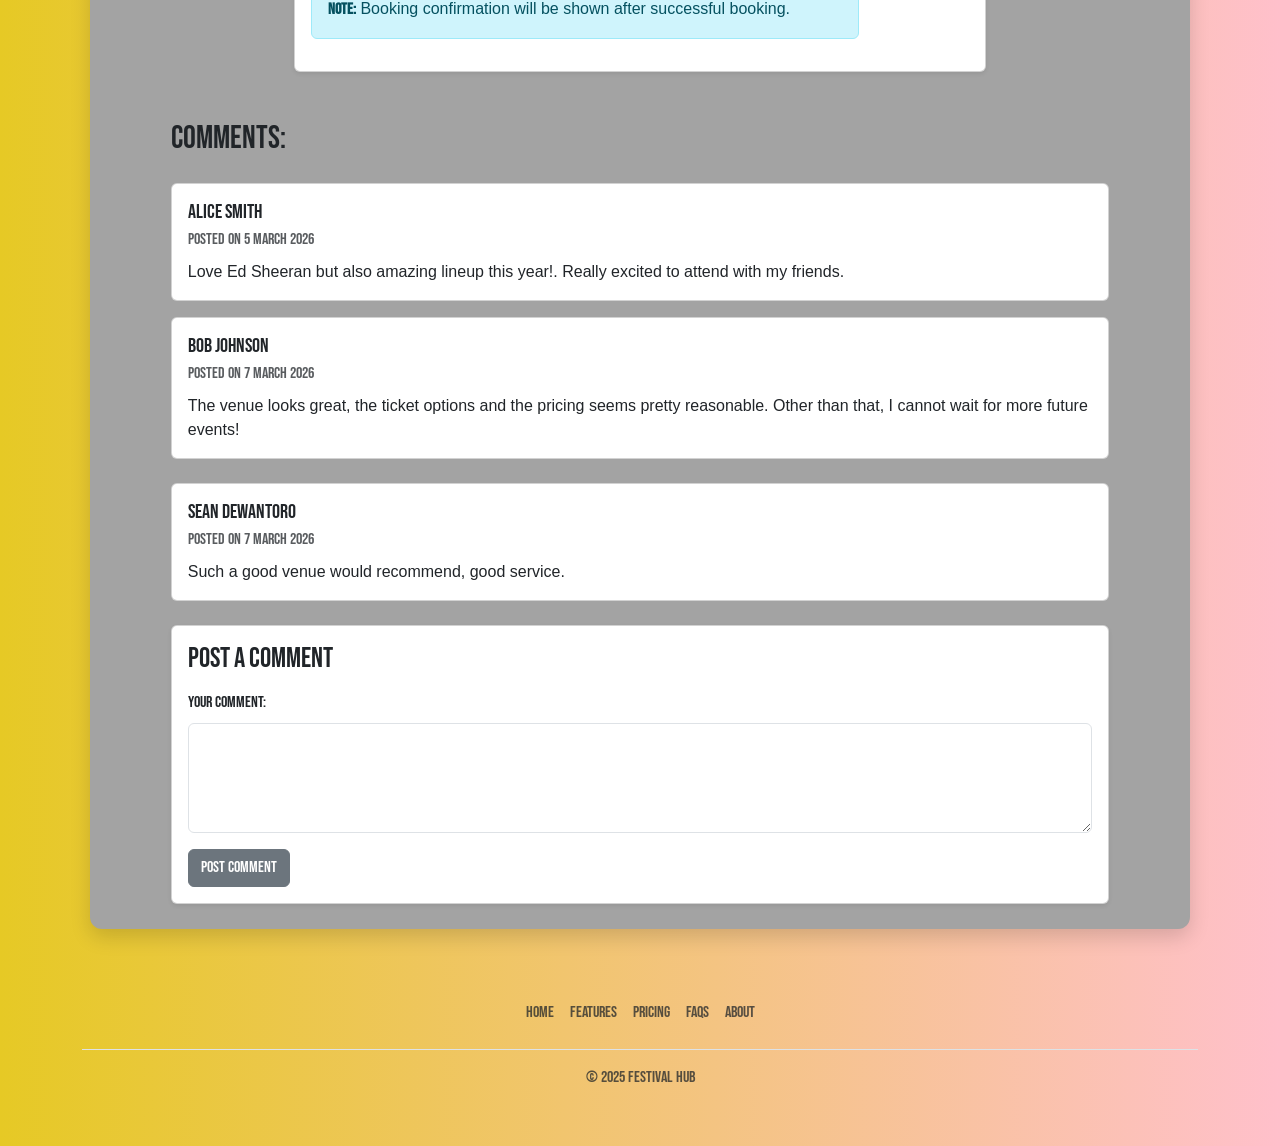
<file: FestivalHub/static/view-event-details.html>
<!DOCTYPE html>
<html lang="en">
  <head>
    <meta charset="utf-8" />
    <meta name="viewport" content="width=device-width, initial-scale=1" />
    <title>Event Details</title>

    <link rel="preconnect" href="https://fonts.googleapis.com">
    <link rel="preconnect" href="https://fonts.gstatic.com" crossorigin>
    <link href="https://fonts.googleapis.com/css2?family=Bebas+Neue&display=swap" rel="stylesheet">
    
    <link
      href="https://cdn.jsdelivr.net/npm/bootstrap@5.3.8/dist/css/bootstrap.min.css"
      rel="stylesheet"
      integrity="sha384-sRIl4kxILFvY47J16cr9ZwB07vP4J8+LH7qKQnuqkuIAvNWLzeN8tE5YBujZqJLB"
      crossorigin="anonymous"
    />
    <link rel="stylesheet" href="style/style.css" />
  </head>
  
  <body>
    <header>
      <!-- Navbar -->
      <nav class="navbar navbar-expand-lg navbar-dark custom-navbar bg-dark">
        <div class="container">
          <a class="navbar-brand custom-brand" href="index.html">Festival Hub</a>
          <ul class="navbar-nav">
            <li class="nav-item">
              <a class="nav-link" href="create-festival.html">Create Event</a>
            </li>
            <li class="nav-item">
              <a class="nav-link" href="view-bookings.html">View Bookings</a>
            </li>
          </ul>
        </div>
      </nav>
    </header>

    <!-- View Event Details Form -->
    <main class="container mt-5">

      <nav aria-label="breadcrumb">
        <ol class="breadcrumb">
          <li class="breadcrumb-item"><a href="index.html">Home</a></li>
          <li class="breadcrumb-item active" aria-current="page">Event Details</li>
        </ol>
      </nav>

      <div class="event-form mb-5 mt-5">
        <div class="row justify-content-center">
          <div class="col-md-10">
            <div class="row mb-3">
              <div class="col-lg-6">
                <img src="img/edsheeran.jpg" class="img-fluid rounded w-100" />
              </div>

              <div class="col-lg-6">
                <h1 class="mb-4">Ed Sheeran Tour 2026</h1>

                <p class="mb-1">
                  <strong>Category:</strong>
                  <span class="badge text-bg-primary">Pop</span>
                </p>

                <p class="mb-1">
                  <strong>Status:</strong>
                  <span class="badge text-bg-success">Open</span>
                </p>

                <p class="mb-1"><strong>Venue:</strong> Brisbane Showgrounds</p>
                <p class="mb-1"><strong>Date:</strong> 12 October 2026</p>
                <p class="mb-1"><strong>Start Time:</strong> 7:00 PM</p>
                <p class="mb-1"><strong>End Time:</strong> 10:00 PM</p>
                <p class="mb-1"><strong>Tickets Available:</strong> 120</p>

                <h4 class="mt-4">Description:</h4>
                <p>Ed Sheeran Tour 2026</p>

                <h4 class="mt-4">Acknowledgement of Country:</h4>
                <p>
                  Festival Hub acknowledges the Traditional Owners of the land
                  on which this event is held and pays respect to Elders past
                  and present.
                </p>
              </div>
            </div>
          </div>
        </div>

        <div class="row justify-content-center">
          <div class="col-md-10">
            <h2>Event Location:</h2>
            <div class="ratio ratio-16x9 mb-2">
              <iframe
                src="https://www.google.com/maps/embed?pb=!1m18!1m12!1m3!1d3595.930655459228!2d153.0301871754582!3d-27.450304776330885!2m3!1f0!2f0!3f0!3m2!1i1024!2i768!4f13.1!3m3!1m2!1s0x6b9159ec1c470c4f%3A0x1d02a35beba17810!2sBrisbane%20Showgrounds!5e1!3m2!1sen!2sau!4v1774107278274!5m2!1sen!2sau"
                style="border: 0"
                allowfullscreen=""
                loading="lazy"
                referrerpolicy="no-referrer-when-downgrade">
              </iframe>
            </div>
            <p class="text-muted mb-5">
              Brisbane Showgrounds, Queensland, Australia
            </p>
          </div>
        </div>

        <div class="row justify-content-center">
          <div class="col-md-8">
            <div class="card shadow-sm">
              <div class="card-body">
                <form>
                  <h2 class="card-title mb-4">Book Tickets</h2>

                  <div class="row g-3">
                    <div class="col-md-4">
                      <label for="ticketType" class="form-label">
                        Ticket Type:
                      </label>
                      <select class="form-select" id="ticketType">
                        <option selected>Select Ticket Type:</option>
                        <option>General Admission - $60</option>
                        <option>VIP - $120</option>
                      </select>
                    </div>

                    <div class="col-md-4">
                      <label for="ticketQuantity" class="form-label">
                        Number of Tickets:
                      </label>
                      <input
                        type="number"
                        class="form-control"
                        id="ticketQuantity"
                        min="1"
                        max="10"
                        placeholder="Enter ticket quantity"
                      />
                    </div>

                    <div class="mt-4 mb-2">
                      <button type="submit" class="btn btn-primary">
                        Book Now
                      </button>
                    </div>
                  </div>
                </form>

                <div class="alert alert-info mt-4 col-md-10 custom-alert" role="alert">
                  <strong>Note:</strong> Booking confirmation will be shown
                  after successful booking.
                </div>
              </div>
            </div>
          </div>

          <div class="row justify-content-center">
            <div class="col-md-11">
              <h2 class="mb-4 mt-5">Comments:</h2>
              <div class="card mb-3">
                <div class="card-body">
                  <h5 class="card-title mb-1">Alice Smith</h5>
                  <p class="text-muted mb-2">Posted on 5 March 2026</p>
                  <p class="card-text">
                    Love Ed Sheeran but also amazing lineup this year!. Really excited to attend with my
                    friends.
                  </p>
                </div>
              </div>

              <div class="card mb-4">
                <div class="card-body">
                  <h5 class="card-title mb-1">Bob Johnson</h5>
                  <p class="text-muted mb-2">Posted on 7 March 2026</p>
                  <p class="card-text">
                    The venue looks great, the ticket options and the pricing seems pretty reasonable. Other than
                    that, I cannot wait for more future events!
                  </p>
                </div>
              </div>

              <div class="card mb-4">
                <div class="card-body">
                  <h5 class="card-title mb-1">Sean Dewantoro</h5>
                  <p class="text-muted mb-2">Posted on 7 March 2026</p>
                  <p class="card-text">
                    Such a good venue would recommend, good service.
                  </p>
                </div>
              </div>

              <div class="card shadow-sm">
                <div class="card-body">
                  <h3 class="card-title mb-3">Post a Comment</h3>
                  <form>
                    <div class="mb-3">
                      <label for="commentText" class="form-label"
                        >Your Comment:</label>
                      <textarea
                        class="form-control"
                        id="commentText"
                        rows="4"
                        placeholder="Enter your comment here">
                      </textarea>
                    </div>
                    <button type="submit" class="btn btn-secondary">
                      Post Comment
                    </button>
                  </form>
                </div>
              </div>
            </div>
          </div>
        </div>
      </div>
    </main>

    <footer>
		<svg xmlns="http://www.w3.org/2000/svg" class="d-none"> <symbol id="bootstrap" viewBox="0 0 118 94"> <title>Bootstrap</title> <path fill-rule="evenodd" clip-rule="evenodd" d="M24.509 0c-6.733 0-11.715 5.893-11.492 12.284.214 6.14-.064 14.092-2.066 20.577C8.943 39.365 5.547 43.485 0 44.014v5.972c5.547.529 8.943 4.649 10.951 11.153 2.002 6.485 2.28 14.437 2.066 20.577C12.794 88.106 17.776 94 24.51 94H93.5c6.733 0 11.714-5.893 11.491-12.284-.214-6.14.064-14.092 2.066-20.577 2.009-6.504 5.396-10.624 10.943-11.153v-5.972c-5.547-.529-8.934-4.649-10.943-11.153-2.002-6.484-2.28-14.437-2.066-20.577C105.214 5.894 100.233 0 93.5 0H24.508zM80 57.863C80 66.663 73.436 72 62.543 72H44a2 2 0 01-2-2V24a2 2 0 012-2h18.437c9.083 0 15.044 4.92 15.044 12.474 0 5.302-4.01 10.049-9.119 10.88v.277C75.317 46.394 80 51.21 80 57.863zM60.521 28.34H49.948v14.934h8.905c6.884 0 10.68-2.772 10.68-7.727 0-4.643-3.264-7.207-9.012-7.207zM49.948 49.2v16.458H60.91c7.167 0 10.964-2.876 10.964-8.281 0-5.406-3.903-8.178-11.425-8.178H49.948z"></path> </symbol> <symbol id="facebook" viewBox="0 0 16 16"> <path d="M16 8.049c0-4.446-3.582-8.05-8-8.05C3.58 0-.002 3.603-.002 8.05c0 4.017 2.926 7.347 6.75 7.951v-5.625h-2.03V8.05H6.75V6.275c0-2.017 1.195-3.131 3.022-3.131.876 0 1.791.157 1.791.157v1.98h-1.009c-.993 0-1.303.621-1.303 1.258v1.51h2.218l-.354 2.326H9.25V16c3.824-.604 6.75-3.934 6.75-7.951z"></path> </symbol> <symbol id="instagram" viewBox="0 0 16 16"> <path d="M8 0C5.829 0 5.556.01 4.703.048 3.85.088 3.269.222 2.76.42a3.917 3.917 0 0 0-1.417.923A3.927 3.927 0 0 0 .42 2.76C.222 3.268.087 3.85.048 4.7.01 5.555 0 5.827 0 8.001c0 2.172.01 2.444.048 3.297.04.852.174 1.433.372 1.942.205.526.478.972.923 1.417.444.445.89.719 1.416.923.51.198 1.09.333 1.942.372C5.555 15.99 5.827 16 8 16s2.444-.01 3.298-.048c.851-.04 1.434-.174 1.943-.372a3.916 3.916 0 0 0 1.416-.923c.445-.445.718-.891.923-1.417.197-.509.332-1.09.372-1.942C15.99 10.445 16 10.173 16 8s-.01-2.445-.048-3.299c-.04-.851-.175-1.433-.372-1.941a3.926 3.926 0 0 0-.923-1.417A3.911 3.911 0 0 0 13.24.42c-.51-.198-1.092-.333-1.943-.372C10.443.01 10.172 0 7.998 0h.003zm-.717 1.442h.718c2.136 0 2.389.007 3.232.046.78.035 1.204.166 1.486.275.373.145.64.319.92.599.28.28.453.546.598.92.11.281.24.705.275 1.485.039.843.047 1.096.047 3.231s-.008 2.389-.047 3.232c-.035.78-.166 1.203-.275 1.485a2.47 2.47 0 0 1-.599.919c-.28.28-.546.453-.92.598-.28.11-.704.24-1.485.276-.843.038-1.096.047-3.232.047s-2.39-.009-3.233-.047c-.78-.036-1.203-.166-1.485-.276a2.478 2.478 0 0 1-.92-.598 2.48 2.48 0 0 1-.6-.92c-.109-.281-.24-.705-.275-1.485-.038-.843-.046-1.096-.046-3.233 0-2.136.008-2.388.046-3.231.036-.78.166-1.204.276-1.486.145-.373.319-.64.599-.92.28-.28.546-.453.92-.598.282-.11.705-.24 1.485-.276.738-.034 1.024-.044 2.515-.045v.002zm4.988 1.328a.96.96 0 1 0 0 1.92.96.96 0 0 0 0-1.92zm-4.27 1.122a4.109 4.109 0 1 0 0 8.217 4.109 4.109 0 0 0 0-8.217zm0 1.441a2.667 2.667 0 1 1 0 5.334 2.667 2.667 0 0 1 0-5.334z"></path> </symbol> </svg>
		
		<div class="container bg-body-primary"> <footer class="py-3 my-4"> <ul class="nav justify-content-center border-bottom pb-3 mb-3"> <li class="nav-item"><a href="#" class="nav-link px-2 text-body-secondary">Home</a></li> <li class="nav-item"><a href="#" class="nav-link px-2 text-body-secondary">Features</a></li> <li class="nav-item"><a href="#" class="nav-link px-2 text-body-secondary">Pricing</a></li> <li class="nav-item"><a href="#" class="nav-link px-2 text-body-secondary">FAQs</a></li> <li class="nav-item"><a href="#" class="nav-link px-2 text-body-secondary">About</a></li> </ul> <p class="text-center text-body-secondary">© 2025 Festival Hub</p> </footer> </div>
    </footer>
    
    <script src="https://cdn.jsdelivr.net/npm/bootstrap@5.3.8/dist/js/bootstrap.bundle.min.js" integrity="sha384-FKyoEForCGlyvwx9Hj09JcYn3nv7wiPVlz7YYwJrWVcXK/BmnVDxM+D2scQbITxI" crossorigin="anonymous"></script>
  </body>
</html>
</file>
<file: Assignment 1 Front-End Prototype/static/style/style.css>
body {
    background: linear-gradient(to right, rgb(230, 201, 37), pink);
}

.event-form {
    background-color: rgb(163, 163, 163);
    box-shadow: 0 8px 20px rgba(0, 0, 0, 0.15);
    padding: 25px;
    border-radius: 12px;
    max-width: 1100px;
    margin: 0 auto;
}

.card-img-top {
    height: 350px;
    object-fit: cover;
}

.custom-navbar .nav-link {
    color: #ffb6c1;
    font-size: 1.5rem;
}

.custom-brand {
    color: #ffb6c1;
    font-size: 3rem;
    transition: color 0.2s ease-in-out;
}

.custom-brand:hover {
    color: white;
}

.nav-link:hover {
    color: white;
}

.nav-link {
    transition: color 0.2 ease-in-out;
}

.custom-search-btn {
    color: white;
    border-color:#ff8c94;
    background-color: #ff8c94;
}

.custom-search-btn:hover {
    background-color: white;
    color: #ff8c94;
}

.form-control {
    font-family: 'Open Sans', sans-serif;
}

.form-select {
    font-family: 'Open Sans', sans-serif;
}

* {
    font-family: "Bebas Neue", sans-serif;
    font-weight: 400;
    font-style: normal;
}

.card-text {
    font-family: 'Open Sans', sans-serif;
}

.custom-alert {
    font-family: 'Open Sans', sans-serif;
}
</file>
<file: FestivalHub/static/style/style.css>
body {
    background: linear-gradient(to right, rgb(230, 201, 37), pink);
}

.event-form {
    background-color: rgb(163, 163, 163);
    box-shadow: 0 8px 20px rgba(0, 0, 0, 0.15);
    padding: 25px;
    border-radius: 12px;
    max-width: 1100px;
    margin: 0 auto;
}

.card-img-top {
    height: 350px;
    object-fit: cover;
}

.custom-navbar .nav-link {
    color: #ffb6c1;
    font-size: 1.5rem;
}

.custom-brand {
    color: #ffb6c1;
    font-size: 2.5rem;
    transition: color 0.2s ease-in-out;
}

.custom-brand:hover {
    color: white;
}

.nav-link:hover {
    color: white;
}

.nav-link {
    transition: color 0.2s ease-in-out;
}

.custom-search-btn {
    color: white;
    border-color:#ff8c94;
    background-color: #ff8c94;
}

.custom-search-btn:hover {
    background-color: white;
    color: #ff8c94;
}

.form-control {
    font-family: 'Open Sans', sans-serif;
}

.form-select {
    font-family: 'Open Sans', sans-serif;
}

* {
    font-family: "Bebas Neue", sans-serif;
    font-weight: 400;
    font-style: normal;
}

.card-text {
    font-family: 'Open Sans', sans-serif;
}

.custom-alert {
    font-family: 'Open Sans', sans-serif;
}

.custom-navbar .navbar-nav {
    margin-top: 8px;
}

.update-btn {
    margin-left: 100px;
    padding: 12px 24px;
}

.event-card {
    transition: all 0.3s ease;
    cursor: pointer;
}

.event-card:hover {
    transform: translateY(-8px);
    box-shadow: 0 0 20px rgba(235, 194, 190);
    border: 2px solid #EBC2BE
}

.event-card img {
    transition: 0.3s;
}

.event-card:hover img {
    filter: brightness(1.1);
}

.event-card .btn {
    transition: 0.5s;
}

.event-card:hover .btn {
    transform: scale(1.05);
}
</file>
